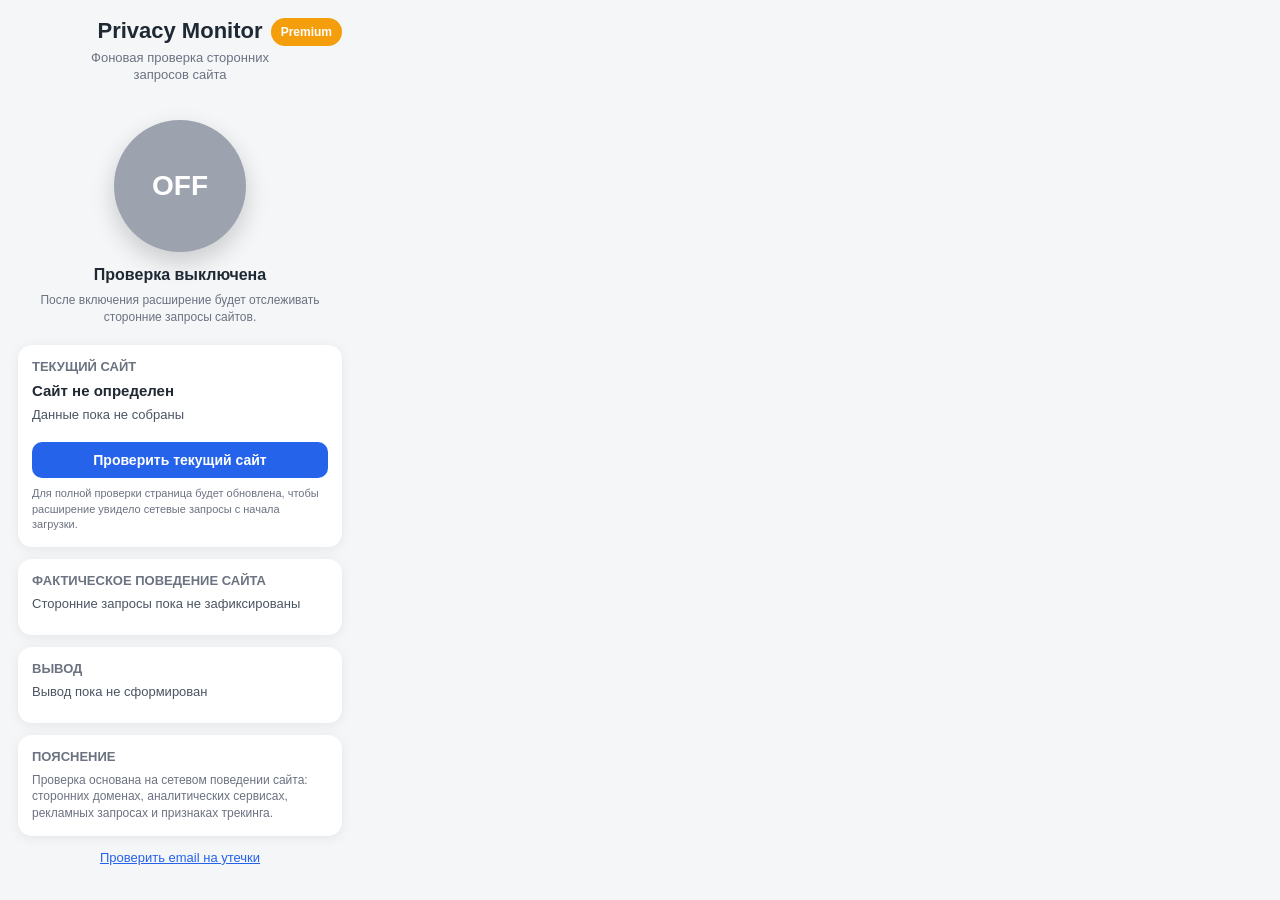
<file: index.html>
<!DOCTYPE html>
<html lang="ru">
<head>
  <meta charset="UTF-8">
  <meta name="viewport" content="width=device-width, initial-scale=1.0">
  <title>Privacy Monitor</title>
  <link rel="stylesheet" href="style.css">
</head>
<body class="popup-body">
  <div class="app">
  <header class="header">
  <div class="header-title">
    <h1>Privacy Monitor</h1>
    <p>Фоновая проверка сторонних запросов сайта</p>
  </div>

  <div class="header-actions">
    <button id="premiumBtn" class="premium-button" type="button">
      Premium
    </button>

    <button id="logoutBtn" class="logout-button hidden" type="button">
      Выйти
    </button>
  </div>
</header>

  
    <main>
      <section class="power-section">
        <button id="toggleBtn" class="power-button off" type="button">
          OFF
        </button>

        <div id="statusText" class="status-text">
          Проверка выключена
        </div>

        <p class="hint">
          После включения расширение будет отслеживать сторонние запросы сайтов.
        </p>
      </section>

      <section class="card">
        <div class="card-title">Текущий сайт</div>

        <div id="currentSite" class="site-name">
          Сайт не определен
        </div>

        <div id="networkState" class="analysis-state">
          Данные пока не собраны
        </div>

        <div id="riskBadge" class="risk-badge hidden">
          —
        </div>

        <button id="checkCurrentSiteBtn" class="secondary-button" type="button">
          Проверить текущий сайт
        </button>

        <p class="small-hint">
          Для полной проверки страница будет обновлена, чтобы расширение увидело сетевые запросы с начала загрузки.
        </p>
      </section>

      <section class="card hidden" id="premiumLockCard">
        <div class="card-title">Фактическое поведение сайта</div>
        <p class="small-hint">
          Подробные сетевые данные доступны пользователям с Premium.
        </p>
    </section>

      <section class="card" id="evidenceCard">
        <div class="card-title">Фактическое поведение сайта</div>

        <div id="evidenceState" class="analysis-state">
          Сторонние запросы пока не зафиксированы
        </div>

        <div id="networkStats" class="network-stats"></div>

        <div id="domainsList" class="domains-list"></div>

        <div id="requestsList" class="requests-list"></div>
      </section>

      <section class="card" id="verdictCard">
        <div class="card-title">Вывод</div>

        <div id="verdictState" class="analysis-state">
          Вывод пока не сформирован
        </div>

        <div id="verdictList" class="comparison-list"></div>
      </section>

      <section class="card note-card">
        <div class="card-title">Пояснение</div>
        <p>
          Проверка основана на сетевом поведении сайта: сторонних доменах, аналитических сервисах,
          рекламных запросах и признаках трекинга.
        </p>
      </section>

      <section class="email-section">
        <button id="showEmailBtn" class="link-button" type="button">
          Проверить email на утечки
        </button>

        <div id="emailPanel" class="email-panel hidden">
          <label for="emailInput">Email</label>
          <input type="email" id="emailInput" placeholder="example@mail.com">

          <button id="checkEmailBtn" class="secondary-button" type="button">
            Проверить email
          </button>

          <div id="emailResult" class="email-result"></div>
        </div>
      </section>
    </main>
  </div>

  <script src="script.js"></script>
</body>
</html>
</file>
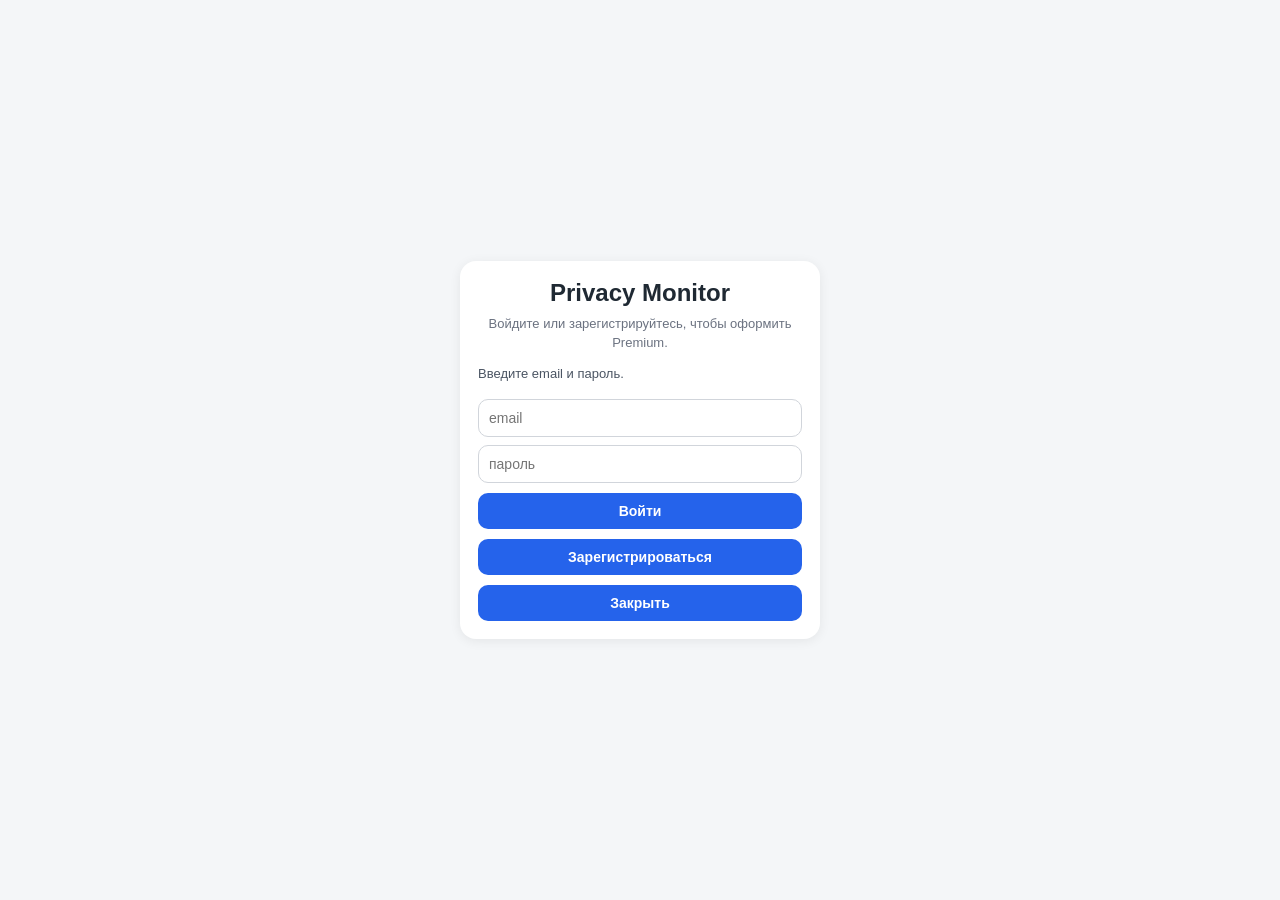
<file: auth.html>
<!DOCTYPE html>
<html lang="ru">
<head>
  <meta charset="UTF-8">
  <title>Privacy Monitor</title>
  <link rel="stylesheet" href="style.css">
</head>
<body class="auth-body">
  <div class="auth-page">
    <div class="auth-page-card">
      <h1>Privacy Monitor</h1>
      <p class="auth-page-subtitle">
        Войдите или зарегистрируйтесь, чтобы оформить Premium.
      </p>

      <div id="authState" class="analysis-state">
        Введите email и пароль.
      </div>

      <input type="email" id="authEmail" class="auth-input" placeholder="email">
      <input type="password" id="authPassword" class="auth-input" placeholder="пароль">

      <button id="loginBtn" class="secondary-button" type="button">
        Войти
      </button>

      <button id="registerBtn" class="secondary-button" type="button">
        Зарегистрироваться
      </button>

      <button id="closeAuthPageBtn" class="secondary-button" type="button">
        Закрыть
      </button>
    </div>
  </div>

  <script src="auth.js"></script>
</body>
</html>
</file>
<file: style.css>
* {
  box-sizing: border-box;
  font-family: Arial, Helvetica, sans-serif;
}

body {
  margin: 0;
  background: #f4f6f8;
  color: #1f2933;
}

.popup-body {
  width: 360px;
  min-height: 520px;
}

.auth-body {
  width: 100%;
  min-height: 100vh;
}

.auth-page {
  min-height: 100vh;
  padding: 24px;
  background: #f4f6f8;
  display: flex;
  align-items: center;
  justify-content: center;
}

.auth-page-card {
  width: 360px;
  max-width: 100%;
  background: white;
  border-radius: 16px;
  padding: 18px;
  box-shadow: 0 2px 12px rgba(0, 0, 0, 0.07);
}

.auth-page-card h1 {
  margin: 0;
  font-size: 24px;
  text-align: center;
}

.auth-page-subtitle {
  margin: 8px 0 14px;
  font-size: 13px;
  color: #6b7280;
  line-height: 1.4;
  text-align: center;
}

.app {
  width: 360px;
  min-height: 520px;
  padding: 18px;
}

.header {
  position: relative;
  text-align: center;
  margin-bottom: 18px;
  min-height: 58px;
}

.header-title {
  max-width: 230px;
  margin: 0 auto;
}

.header h1 {
  margin: 0;
  font-size: 22px;
  font-weight: 700;
}

.header p {
  margin: 6px 0 0;
  font-size: 13px;
  color: #6b7280;
  line-height: 1.3;
}

.header-actions {
  position: absolute;
  top: 0;
  right: 0;
  display: flex;
  flex-direction: column;
  gap: 6px;
  align-items: flex-end;
}

.power-section {
  display: flex;
  flex-direction: column;
  align-items: center;
  padding: 18px 0 20px;
}

.power-button {
  width: 132px;
  height: 132px;
  border-radius: 50%;
  border: none;
  cursor: pointer;
  color: white;
  font-size: 28px;
  font-weight: 700;
  box-shadow: 0 10px 24px rgba(0, 0, 0, 0.18);
  transition: 0.2s ease;
}

.power-button.off {
  background: #9ca3af;
}

.power-button.on {
  background: #16a34a;
}

.power-button:hover {
  transform: scale(1.03);
}

.status-text {
  margin-top: 14px;
  font-size: 16px;
  font-weight: 700;
}

.hint {
  max-width: 290px;
  margin: 8px 0 0;
  text-align: center;
  color: #6b7280;
  font-size: 12px;
  line-height: 1.4;
}

.card {
  background: white;
  border-radius: 14px;
  padding: 14px;
  margin-bottom: 12px;
  box-shadow: 0 2px 12px rgba(0, 0, 0, 0.07);
}

.card-title {
  font-size: 13px;
  font-weight: 700;
  color: #6b7280;
  margin-bottom: 8px;
  text-transform: uppercase;
}

.site-name {
  font-size: 15px;
  font-weight: 700;
  word-break: break-word;
  margin-bottom: 8px;
}

.analysis-state {
  font-size: 13px;
  color: #4b5563;
  margin-bottom: 10px;
}

.risk-badge {
  display: inline-block;
  padding: 6px 10px;
  border-radius: 999px;
  font-size: 12px;
  font-weight: 700;
  margin-bottom: 10px;
}

.risk-low {
  background: #dcfce7;
  color: #166534;
}

.risk-medium {
  background: #fef3c7;
  color: #92400e;
}

.risk-high {
  background: #fee2e2;
  color: #991b1b;
}

.risk-unknown {
  background: #e5e7eb;
  color: #374151;
}

.hidden {
  display: none;
}

.summary-list {
  margin-top: 8px;
  font-size: 13px;
  line-height: 1.4;
}

.summary-item {
  padding: 6px 0;
  border-top: 1px solid #edf0f2;
}

.categories-list {
  margin-top: 8px;
}

.category-item {
  display: flex;
  justify-content: space-between;
  gap: 8px;
  padding: 7px 0;
  border-top: 1px solid #edf0f2;
  font-size: 13px;
}

.category-name {
  color: #374151;
}

.category-confidence {
  color: #6b7280;
  white-space: nowrap;
}

.secondary-button {
  width: 100%;
  border: none;
  border-radius: 10px;
  padding: 10px 12px;
  margin-top: 10px;
  background: #2563eb;
  color: white;
  font-size: 14px;
  font-weight: 700;
  cursor: pointer;
}

.secondary-button:hover {
  background: #1d4ed8;
}

.secondary-button:disabled {
  background: #9ca3af;
  cursor: not-allowed;
}

.note-card p {
  margin: 0;
  font-size: 12px;
  color: #6b7280;
  line-height: 1.4;
}

.email-section {
  text-align: center;
}

.link-button {
  border: none;
  background: none;
  color: #2563eb;
  font-size: 13px;
  cursor: pointer;
  text-decoration: underline;
}

.email-panel {
  margin-top: 12px;
  background: white;
  border-radius: 14px;
  padding: 14px;
  text-align: left;
  box-shadow: 0 2px 12px rgba(0, 0, 0, 0.07);
}

.email-panel label {
  display: block;
  font-size: 13px;
  font-weight: 700;
  margin-bottom: 6px;
}

.email-panel input {
  width: 100%;
  padding: 10px;
  border: 1px solid #d1d5db;
  border-radius: 10px;
  font-size: 14px;
}

.email-result {
  margin-top: 10px;
  font-size: 13px;
  line-height: 1.4;
}

.error {
  color: #991b1b;
}

.success {
  color: #166534;
}

.warning {
  color: #92400e;
}

.small-hint {
  margin: 8px 0 0;
  color: #6b7280;
  font-size: 11px;
  line-height: 1.4;
}

.network-stats {
  display: grid;
  grid-template-columns: 1fr 1fr;
  gap: 8px;
  margin-top: 10px;
}

.network-stat-item {
  background: #f8fafc;
  border-radius: 10px;
  padding: 8px;
  font-size: 12px;
  display: flex;
  justify-content: space-between;
  gap: 8px;
}

.network-stat-item span {
  color: #6b7280;
}

.network-stat-item strong {
  color: #111827;
}

.small-title {
  margin-top: 12px;
  margin-bottom: 6px;
  font-size: 12px;
  font-weight: 700;
  color: #6b7280;
  text-transform: uppercase;
}

.domain-item {
  display: flex;
  justify-content: space-between;
  gap: 8px;
  padding: 8px 0;
  border-top: 1px solid #edf0f2;
  font-size: 13px;
}

.domain-item div {
  display: flex;
  flex-direction: column;
  gap: 2px;
  min-width: 0;
}

.domain-item strong {
  color: #111827;
  word-break: break-word;
}

.domain-item span {
  color: #6b7280;
  font-size: 12px;
}

.domain-item b {
  color: #111827;
  white-space: nowrap;
}

.request-item {
  padding: 8px 0;
  border-top: 1px solid #edf0f2;
}

.request-main {
  font-size: 13px;
  font-weight: 700;
  color: #111827;
}

.request-meta {
  margin-top: 2px;
  font-size: 12px;
  color: #6b7280;
}

.request-url {
  margin-top: 4px;
  font-size: 11px;
  color: #6b7280;
  word-break: break-word;
}

.comparison-list {
  margin-top: 10px;
}

.comparison-item {
  border-radius: 12px;
  padding: 10px;
  margin-top: 8px;
  font-size: 13px;
  line-height: 1.4;
  border: 1px solid transparent;
}

.comparison-title {
  font-weight: 700;
  margin-bottom: 4px;
}

.comparison-text {
  color: #4b5563;
}

.comparison-good {
  background: #f0fdf4;
  border-color: #bbf7d0;
}

.comparison-good .comparison-title {
  color: #166534;
}

.comparison-warning {
  background: #fffbeb;
  border-color: #fde68a;
}

.comparison-warning .comparison-title {
  color: #92400e;
}

.comparison-danger {
  background: #fef2f2;
  border-color: #fecaca;
}

.comparison-danger .comparison-title {
  color: #991b1b;
}

.comparison-neutral {
  background: #f8fafc;
  border-color: #e5e7eb;
}

.comparison-neutral .comparison-title {
  color: #374151;
}

.email-leak-summary {
  margin-bottom: 8px;
}

.email-leak-fields {
  margin-top: 8px;
  padding-top: 8px;
  border-top: 1px solid #f0d98c;
}

.email-leak-sources {
  margin-top: 10px;
  padding-top: 8px;
  border-top: 1px solid #f0d98c;
}

.email-source-item {
  margin-top: 8px;
  padding: 8px;
  border-radius: 10px;
  background: #fff7d6;
  border: 1px solid #fde68a;
}

.email-source-name {
  font-weight: 700;
  color: #92400e;
  font-size: 13px;
}

.email-source-meta {
  margin-top: 3px;
  color: #6b7280;
  font-size: 12px;
}

.email-source-fields {
  margin-top: 3px;
  color: #4b5563;
  font-size: 12px;
}


.header-actions {
  display: flex;
  flex-direction: column;
  gap: 6px;
  align-items: flex-end;
}

.logout-button {
  border: none;
  background: none;
  color: #6b7280;
  font-size: 12px;
  cursor: pointer;
  text-decoration: underline;
}

.premium-button {
  border: none;
  border-radius: 999px;
  padding: 7px 10px;
  background: #f59e0b;
  color: white;
  font-size: 12px;
  font-weight: 700;
  cursor: pointer;
  white-space: nowrap;
}

.auth-input {
  width: 100%;
  padding: 10px;
  margin-top: 8px;
  border: 1px solid #d1d5db;
  border-radius: 10px;
  font-size: 14px;
}

.premium-button.premium-active {
  background: #16a34a;
}

.modal {
  position: fixed;
  inset: 0;
  background: rgba(15, 23, 42, 0.45);
  z-index: 1000;
  display: flex;
  align-items: center;
  justify-content: center;
  padding: 18px;
}

.modal.hidden {
  display: none;
}

.modal-content {
  position: relative;
  width: 100%;
  background: white;
  border-radius: 14px;
  padding: 16px;
  box-shadow: 0 12px 30px rgba(0, 0, 0, 0.2);
}

.modal-close {
  position: absolute;
  top: 8px;
  right: 10px;
  border: none;
  background: transparent;
  font-size: 22px;
  line-height: 1;
  cursor: pointer;
  color: #6b7280;
}
</file>
